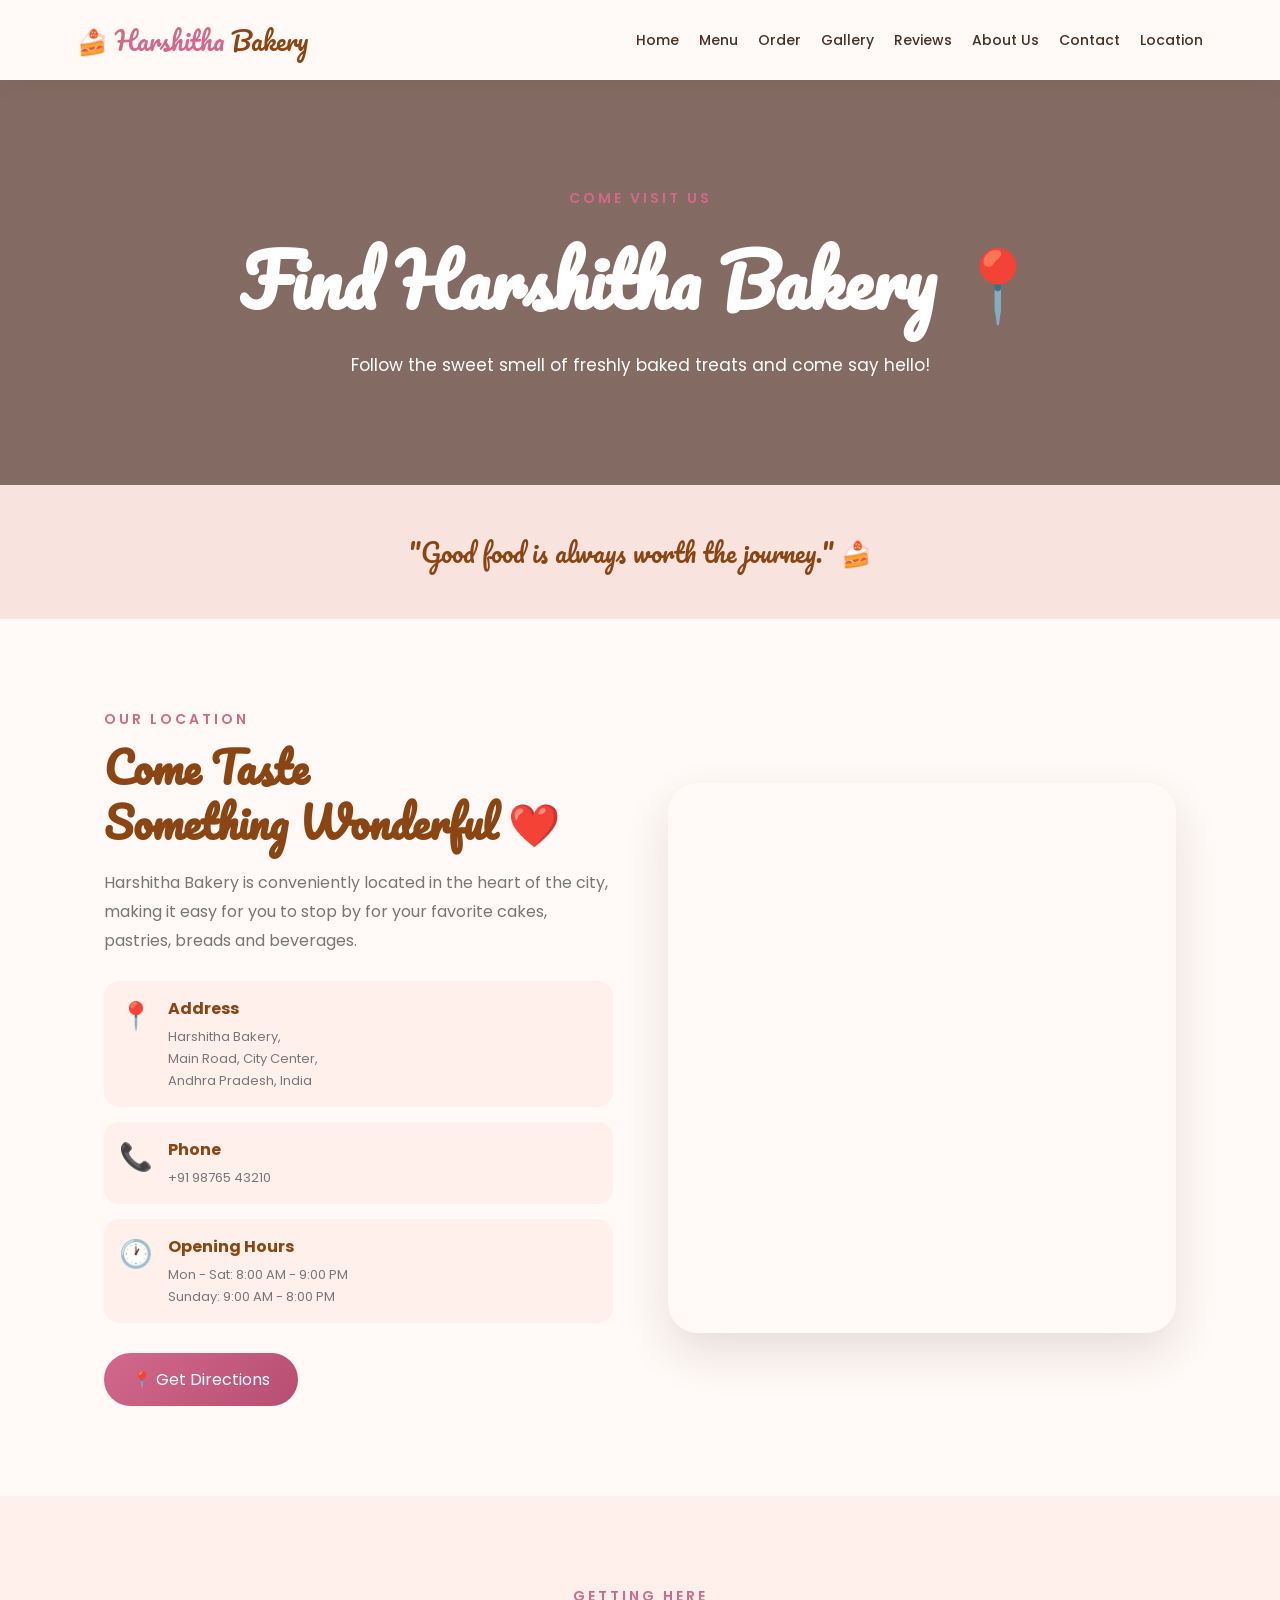
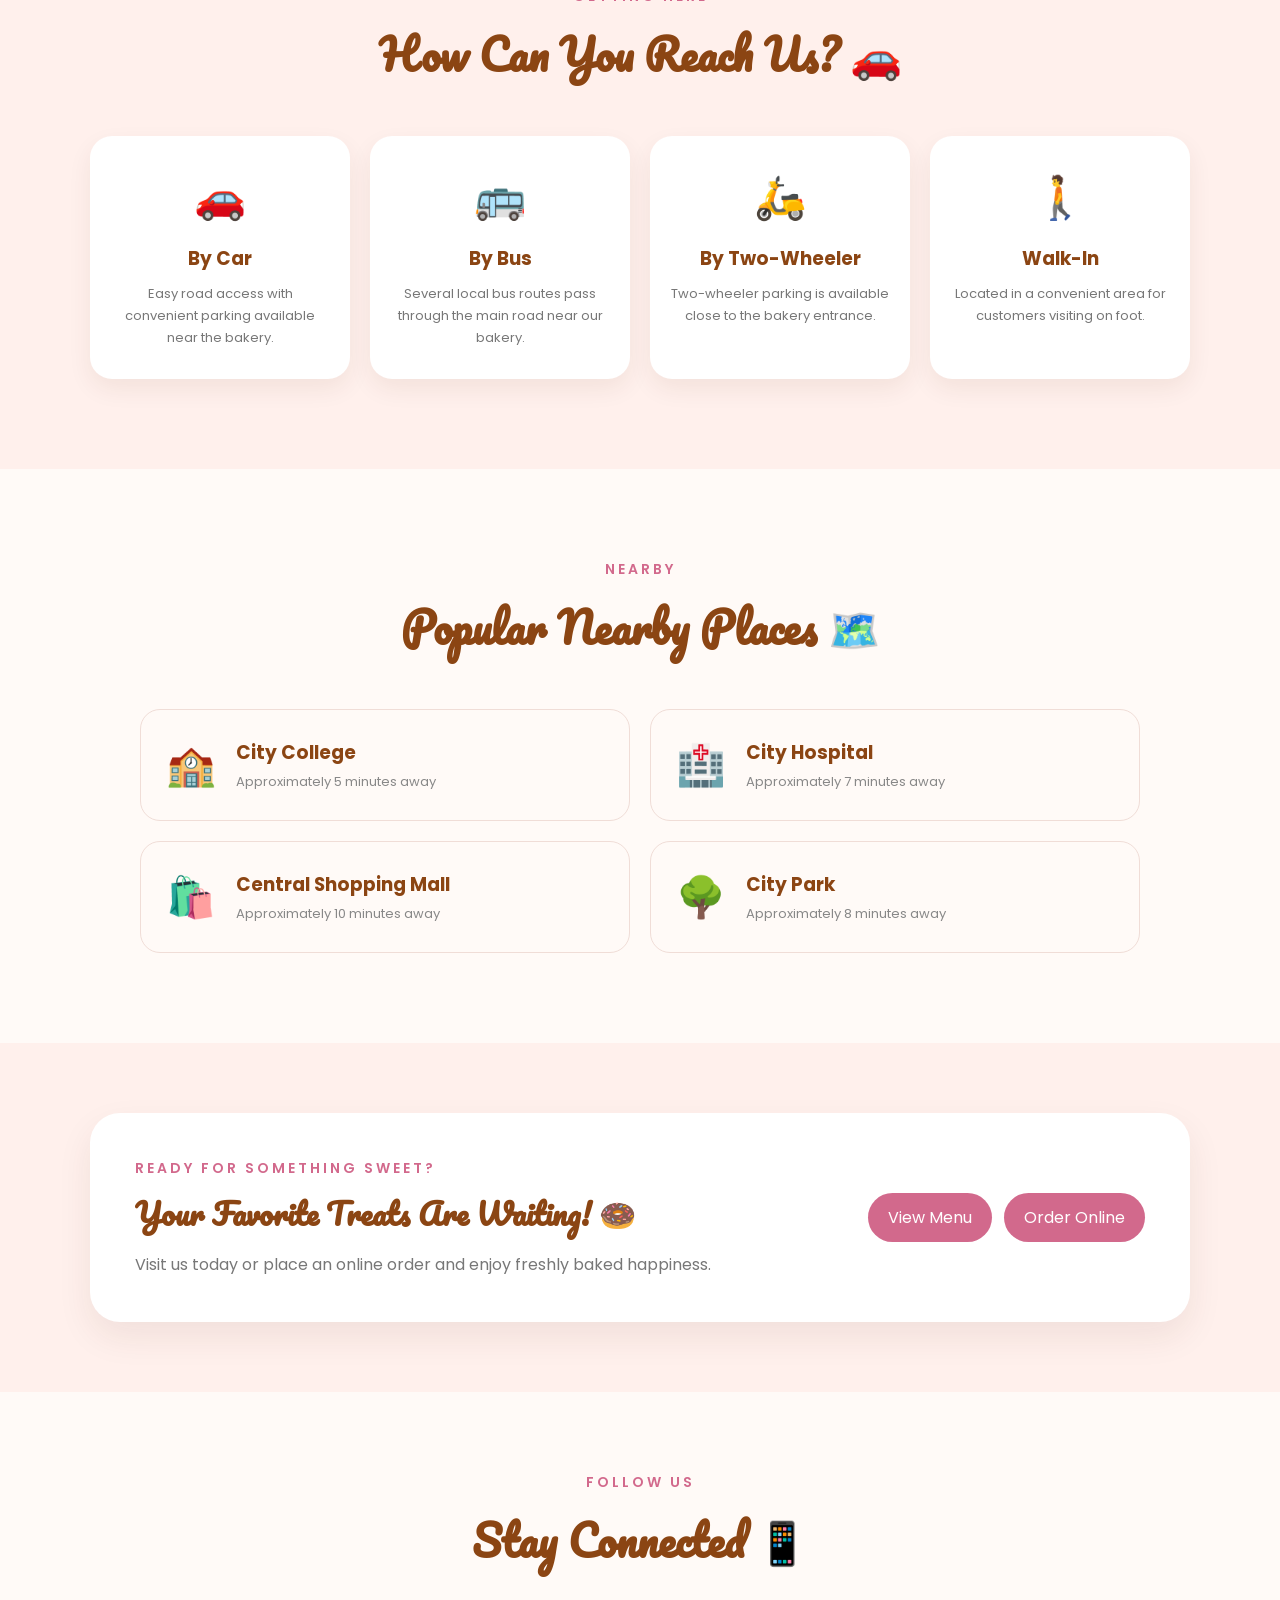
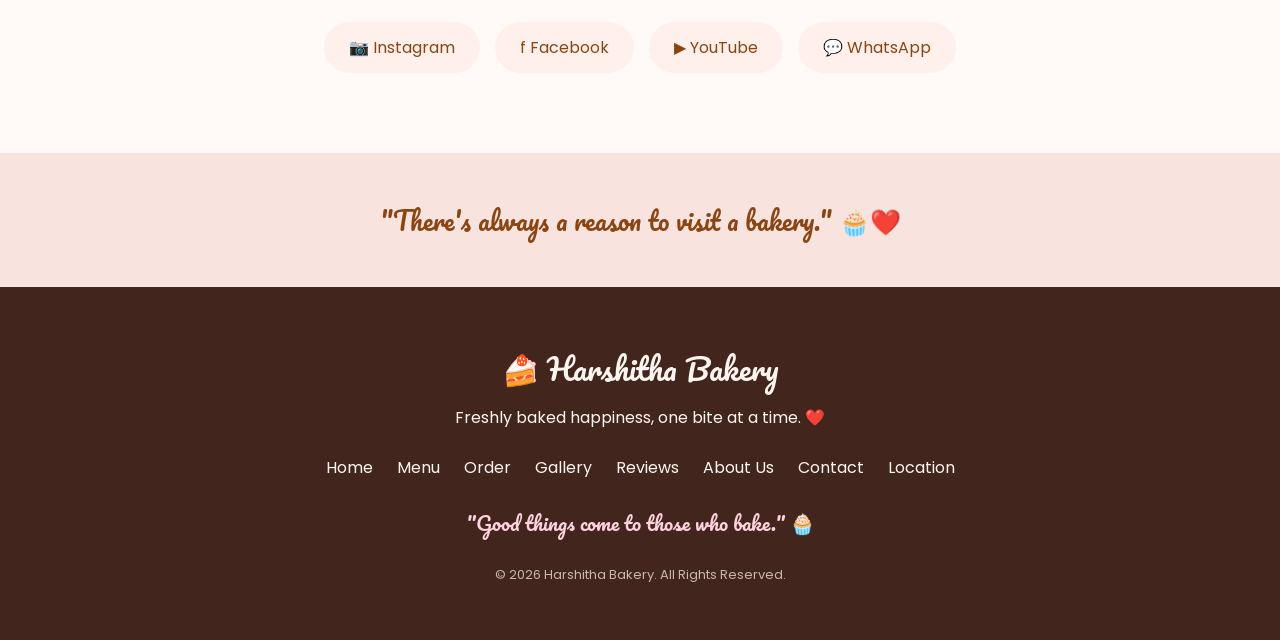
<file: location.html>
<!DOCTYPE html>
<html lang="en">
<head>
    <meta charset="UTF-8">
    <meta name="viewport" content="width=device-width, initial-scale=1.0">

    <title>Harshitha Bakery | Location</title>

    <link rel="preconnect" href="https://fonts.googleapis.com">
    <link rel="preconnect" href="https://fonts.gstatic.com" crossorigin>

    <link href="https://fonts.googleapis.com/css2?family=Pacifico&family=Poppins:wght@300;400;500;600;700&display=swap" rel="stylesheet">

    <link rel="stylesheet" href="style.css">
</head>

<body>

<!-- ================= NAVBAR ================= -->

<header class="navbar">

    <div class="logo">
        🍰 <span>Harshitha</span> Bakery
    </div>

    <nav>
        <a href="index.html">Home</a>
        <a href="menu.html">Menu</a>
        <a href="order.html">Order</a>
        <a href="gallery.html">Gallery</a>
        <a href="reviews.html">Reviews</a>
        <a href="about.html">About Us</a>
        <a href="contact.html">Contact</a>
        <a href="location.html" class="active">Location</a>
    </nav>

    <div class="menu-btn">☰</div>

</header>


<!-- ================= HERO ================= -->

<section class="page-hero">

    <div>

        <p class="small-title">COME VISIT US</p>

        <h1>Find Harshitha Bakery 📍</h1>

        <p>
            Follow the sweet smell of freshly baked treats
            and come say hello!
        </p>

    </div>

</section>


<!-- ================= ROTATING QUOTE ================= -->

<section class="quote-section">

    <p id="rotatingQuote">
        "Good food is always worth the journey." 🍰
    </p>

</section>


<!-- ================= LOCATION ================= -->

<section class="location-section">

    <div class="location-content">

        <p class="section-title">
            OUR LOCATION
        </p>

        <h2>
            Come Taste<br>
            Something Wonderful ❤️
        </h2>

        <p>
            Harshitha Bakery is conveniently located in
            the heart of the city, making it easy for you
            to stop by for your favorite cakes, pastries,
            breads and beverages.
        </p>


        <div class="location-details">

            <div class="location-detail">

                <span>📍</span>

                <div>
                    <strong>Address</strong>

                    <p>
                        Harshitha Bakery,<br>
                        Main Road, City Center,<br>
                        Andhra Pradesh, India
                    </p>
                </div>

            </div>


            <div class="location-detail">

                <span>📞</span>

                <div>

                    <strong>Phone</strong>

                    <p>
                        +91 98765 43210
                    </p>

                </div>

            </div>


            <div class="location-detail">

                <span>🕐</span>

                <div>

                    <strong>Opening Hours</strong>

                    <p>
                        Mon - Sat: 8:00 AM - 9:00 PM<br>
                        Sunday: 9:00 AM - 8:00 PM
                    </p>

                </div>

            </div>

        </div>


        <a
            href="https://www.google.com/maps/search/?api=1&query=Harshitha+Bakery+Andhra+Pradesh"
            target="_blank"
            class="directions-btn"
        >
            📍 Get Directions
        </a>

    </div>


    <!-- ================= MAP ================= -->

    <div class="map-container">

        <iframe
            src="https://www.google.com/maps?q=Andhra%20Pradesh%20India&output=embed"
            loading="lazy"
            allowfullscreen>
        </iframe>

    </div>

</section>


<!-- ================= HOW TO REACH ================= -->

<section class="reach-section">

    <p class="section-title">
        GETTING HERE
    </p>

    <h2>
        How Can You Reach Us? 🚗
    </h2>


    <div class="reach-grid">

        <div class="reach-card">

            <div class="reach-icon">
                🚗
            </div>

            <h3>By Car</h3>

            <p>
                Easy road access with convenient
                parking available near the bakery.
            </p>

        </div>


        <div class="reach-card">

            <div class="reach-icon">
                🚌
            </div>

            <h3>By Bus</h3>

            <p>
                Several local bus routes pass through
                the main road near our bakery.
            </p>

        </div>


        <div class="reach-card">

            <div class="reach-icon">
                🛵
            </div>

            <h3>By Two-Wheeler</h3>

            <p>
                Two-wheeler parking is available
                close to the bakery entrance.
            </p>

        </div>


        <div class="reach-card">

            <div class="reach-icon">
                🚶
            </div>

            <h3>Walk-In</h3>

            <p>
                Located in a convenient area for
                customers visiting on foot.
            </p>

        </div>

    </div>

</section>


<!-- ================= LANDMARKS ================= -->

<section class="landmark-section">

    <p class="section-title">
        NEARBY
    </p>

    <h2>
        Popular Nearby Places 🗺️
    </h2>


    <div class="landmark-grid">

        <div class="landmark-card">

            <span>🏫</span>

            <div>

                <h3>City College</h3>

                <p>
                    Approximately 5 minutes away
                </p>

            </div>

        </div>


        <div class="landmark-card">

            <span>🏥</span>

            <div>

                <h3>City Hospital</h3>

                <p>
                    Approximately 7 minutes away
                </p>

            </div>

        </div>


        <div class="landmark-card">

            <span>🛍️</span>

            <div>

                <h3>Central Shopping Mall</h3>

                <p>
                    Approximately 10 minutes away
                </p>

            </div>

        </div>


        <div class="landmark-card">

            <span>🌳</span>

            <div>

                <h3>City Park</h3>

                <p>
                    Approximately 8 minutes away
                </p>

            </div>

        </div>

    </div>

</section>


<!-- ================= VISIT CARD ================= -->

<section class="visit-section">

    <div class="visit-card">

        <div>

            <p class="section-title">
                READY FOR SOMETHING SWEET?
            </p>

            <h2>
                Your Favorite Treats Are Waiting! 🍩
            </h2>

            <p>
                Visit us today or place an online order
                and enjoy freshly baked happiness.
            </p>

        </div>

        <div class="visit-buttons">

            <a href="menu.html">
                View Menu
            </a>

            <a href="order.html">
                Order Online
            </a>

        </div>

    </div>

</section>


<!-- ================= SOCIAL ================= -->

<section class="location-social">

    <p class="section-title">
        FOLLOW US
    </p>

    <h2>
        Stay Connected 📱
    </h2>

    <div class="location-social-links">

        <a href="#">📷 Instagram</a>

        <a href="#">f Facebook</a>

        <a href="#">▶ YouTube</a>

        <a href="#">💬 WhatsApp</a>

    </div>

</section>


<!-- ================= FINAL QUOTE ================= -->

<section class="quote-section">

    <p>
        "There's always a reason to visit a bakery." 🧁❤️
    </p>

</section>


<!-- ================= FOOTER ================= -->

<footer>

    <div class="footer-logo">
        🍰 Harshitha Bakery
    </div>

    <p>
        Freshly baked happiness, one bite at a time. ❤️
    </p>

    <div class="footer-links">

        <a href="index.html">Home</a>
        <a href="menu.html">Menu</a>
        <a href="order.html">Order</a>
        <a href="gallery.html">Gallery</a>
        <a href="reviews.html">Reviews</a>
        <a href="about.html">About Us</a>
        <a href="contact.html">Contact</a>
        <a href="location.html">Location</a>

    </div>

    <div class="footer-quote">
        "Good things come to those who bake." 🧁
    </div>

    <p class="copyright">
        © 2026 Harshitha Bakery. All Rights Reserved.
    </p>

</footer>


<script src="script.js"></script>

</body>
</html>
</file>
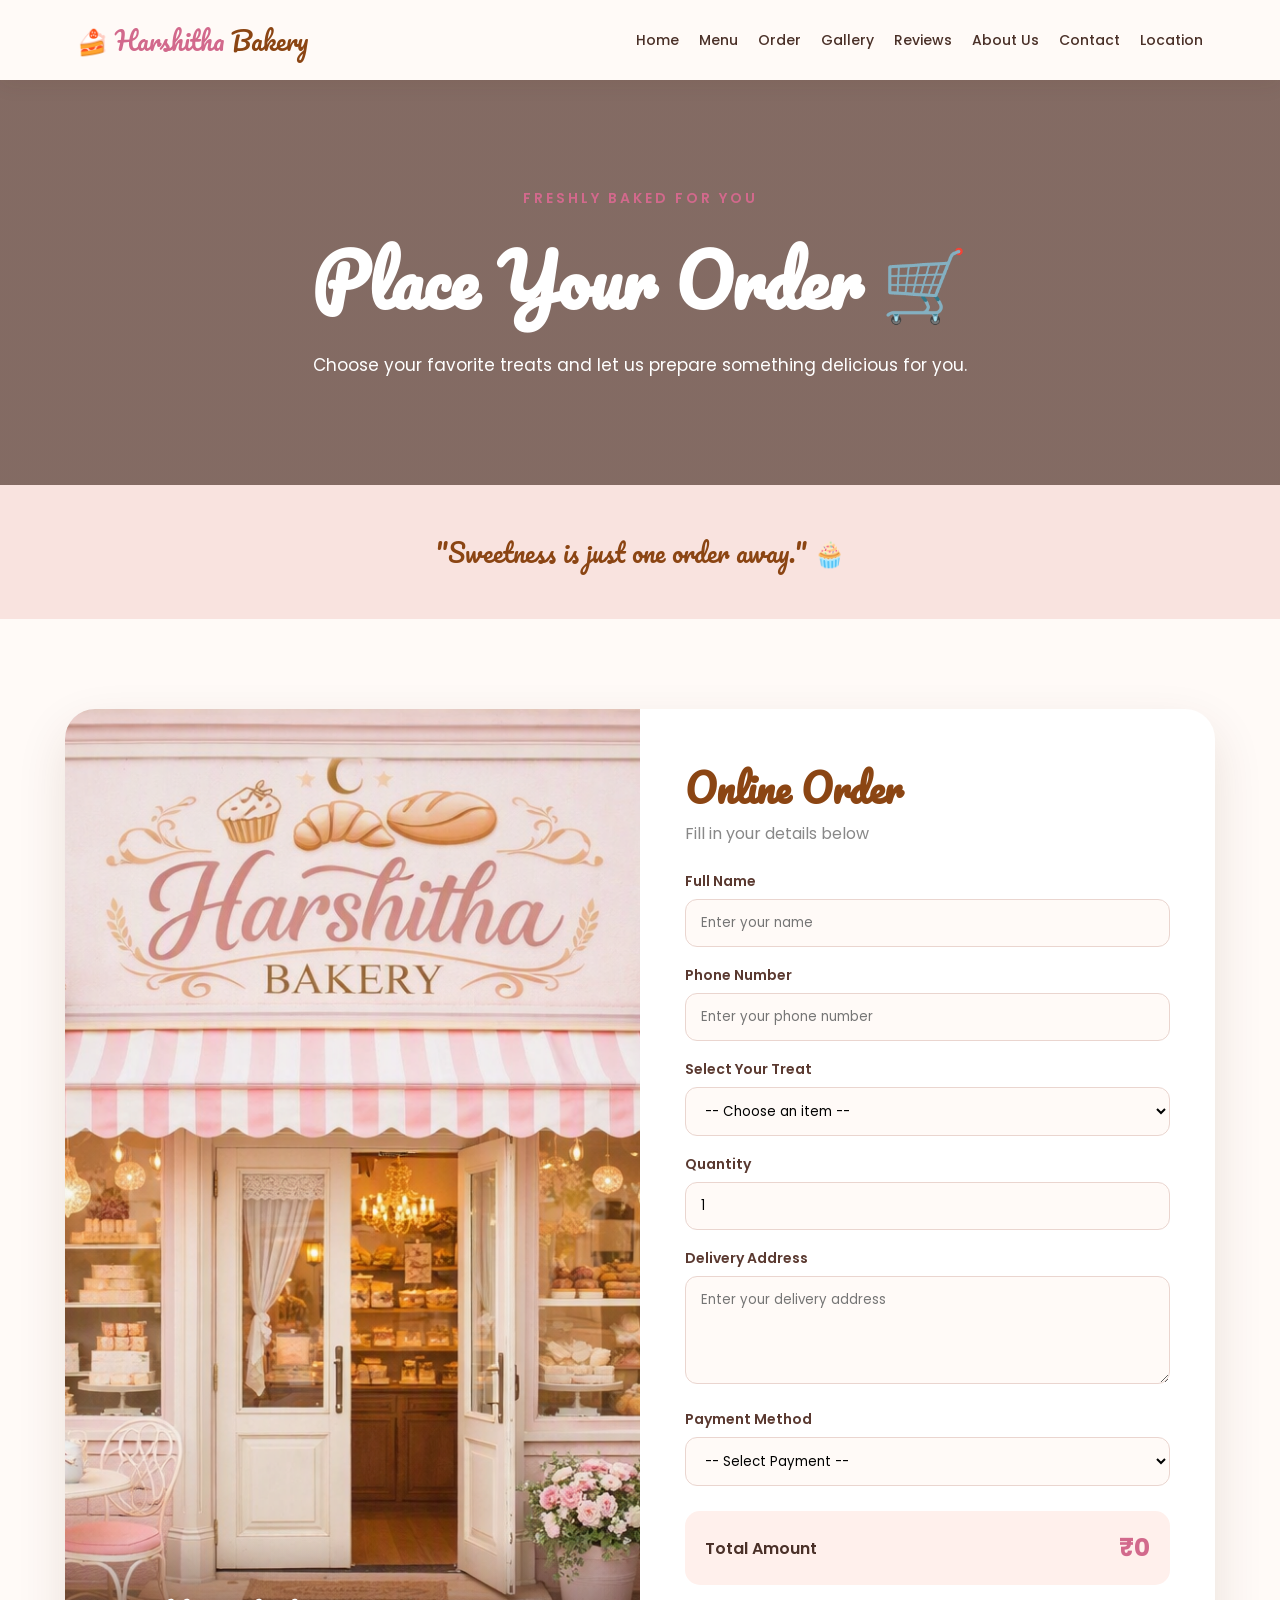
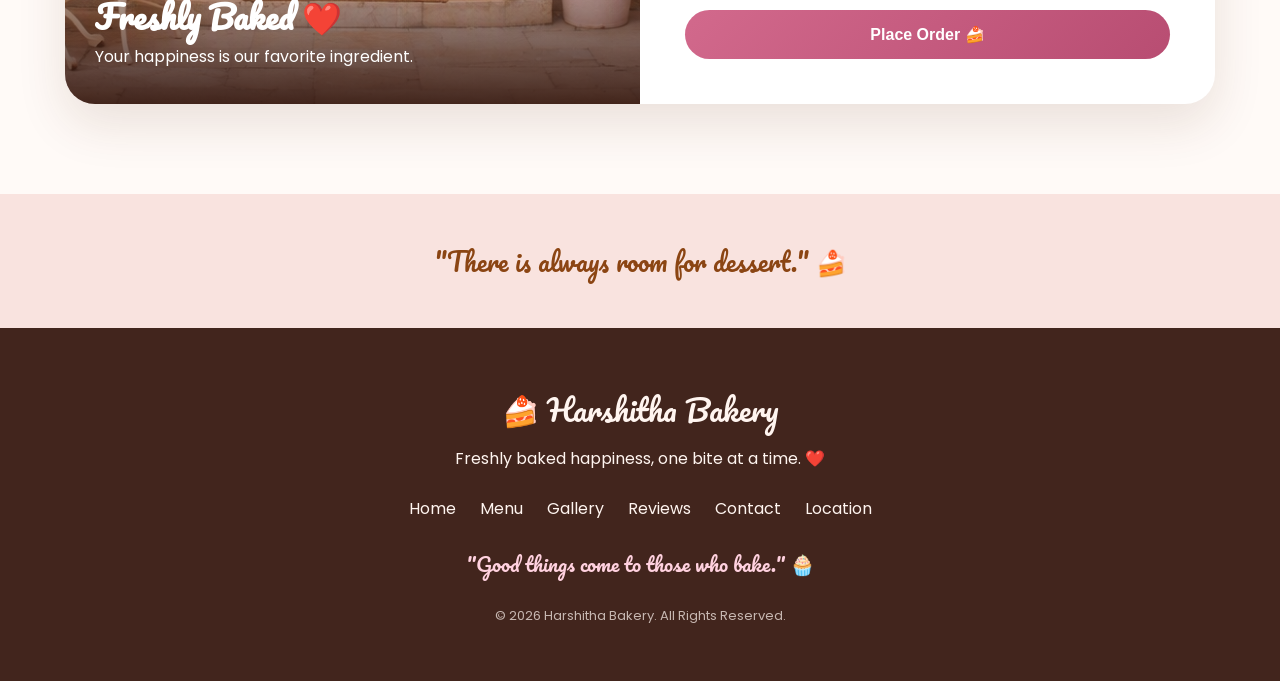
<file: order.html>
<!DOCTYPE html>
<html lang="en">
<head>
    <meta charset="UTF-8">
    <meta name="viewport" content="width=device-width, initial-scale=1.0">

    <title>Harshitha Bakery | Online Order</title>

    <link rel="preconnect" href="https://fonts.googleapis.com">
    <link rel="preconnect" href="https://fonts.gstatic.com" crossorigin>

    <link href="https://fonts.googleapis.com/css2?family=Pacifico&family=Poppins:wght@300;400;500;600;700&display=swap" rel="stylesheet">

    <link rel="stylesheet" href="style.css">
</head>

<body>

<!-- ================= NAVBAR ================= -->

<header class="navbar">

    <div class="logo">
        🍰 <span>Harshitha</span> Bakery
    </div>

    <nav>
        <a href="index.html">Home</a>
        <a href="menu.html">Menu</a>
        <a href="order.html">Order</a>
        <a href="gallery.html">Gallery</a>
        <a href="reviews.html">Reviews</a>
        <a href="about.html">About Us</a>
        <a href="contact.html">Contact</a>
        <a href="location.html">Location</a>
    </nav>

    <div class="menu-btn">☰</div>

</header>


<!-- ================= PAGE BANNER ================= -->

<section class="page-hero">

    <div>

        <p class="small-title">FRESHLY BAKED FOR YOU</p>

        <h1>Place Your Order 🛒</h1>

        <p>
            Choose your favorite treats and let us
            prepare something delicious for you.
        </p>

    </div>

</section>


<!-- ================= ROTATING QUOTE ================= -->

<section class="quote-section">

    <p id="rotatingQuote">
        "Sweetness is just one order away." 🧁
    </p>

</section>


<!-- ================= ORDER AREA ================= -->

<section class="order-section">

    <div class="order-container">

        <!-- LEFT SIDE -->

        <div class="order-image">

            <img
            src="bakery.jpg"
            alt="Fresh bakery">

            <div class="order-image-text">

                <h2>Freshly Baked ❤️</h2>

                <p>
                    Your happiness is our favorite ingredient.
                </p>

            </div>

        </div>


        <!-- RIGHT SIDE -->

        <div class="order-form-container">

            <h2>Online Order</h2>

            <p class="form-subtitle">
                Fill in your details below
            </p>


            <form id="orderForm">

                <!-- CUSTOMER NAME -->

                <div class="form-group">

                    <label for="customerName">
                        Full Name
                    </label>

                    <input
                        type="text"
                        id="customerName"
                        placeholder="Enter your name"
                        required
                    >

                </div>


                <!-- PHONE -->

                <div class="form-group">

                    <label for="phone">
                        Phone Number
                    </label>

                    <input
                        type="tel"
                        id="phone"
                        placeholder="Enter your phone number"
                        pattern="[0-9]{10}"
                        required
                    >

                </div>


                <!-- PRODUCT -->

                <div class="form-group">

                    <label for="product">
                        Select Your Treat
                    </label>

                    <select id="product" required>

                        <option value="">
                            -- Choose an item --
                        </option>

                        <optgroup label="Cakes">

                            <option value="Chocolate Truffle Cake" data-price="650">
                                Chocolate Truffle Cake - ₹650
                            </option>

                            <option value="Red Velvet Cake" data-price="700">
                                Red Velvet Cake - ₹700
                            </option>

                            <option value="Black Forest Cake" data-price="650">
                                Black Forest Cake - ₹650
                            </option>

                            <option value="Strawberry Cake" data-price="600">
                                Strawberry Cake - ₹600
                            </option>

                            <option value="Butterscotch Cake" data-price="620">
                                Butterscotch Cake - ₹620
                            </option>

                        </optgroup>


                        <optgroup label="Pastries">

                            <option value="Chocolate Pastry" data-price="90">
                                Chocolate Pastry - ₹90
                            </option>

                            <option value="Strawberry Pastry" data-price="100">
                                Strawberry Pastry - ₹100
                            </option>

                            <option value="Vanilla Pastry" data-price="80">
                                Vanilla Pastry - ₹80
                            </option>

                            <option value="Red Velvet Pastry" data-price="120">
                                Red Velvet Pastry - ₹120
                            </option>

                        </optgroup>


                        <optgroup label="Donuts">

                            <option value="Glazed Donut" data-price="60">
                                Glazed Donut - ₹60
                            </option>

                            <option value="Chocolate Donut" data-price="70">
                                Chocolate Donut - ₹70
                            </option>

                            <option value="Sprinkle Donut" data-price="75">
                                Sprinkle Donut - ₹75
                            </option>

                            <option value="Strawberry Donut" data-price="80">
                                Strawberry Donut - ₹80
                            </option>

                        </optgroup>


                        <optgroup label="Cookies">

                            <option value="Chocolate Chip Cookies" data-price="120">
                                Chocolate Chip Cookies - ₹120
                            </option>

                            <option value="Butter Cookies" data-price="100">
                                Butter Cookies - ₹100
                            </option>

                            <option value="Oatmeal Cookies" data-price="130">
                                Oatmeal Cookies - ₹130
                            </option>

                        </optgroup>


                        <optgroup label="Snacks">

                            <option value="Veg Puff" data-price="35">
                                Veg Puff - ₹35
                            </option>

                            <option value="Paneer Puff" data-price="50">
                                Paneer Puff - ₹50
                            </option>

                            <option value="Chicken Puff" data-price="70">
                                Chicken Puff - ₹70
                            </option>

                            <option value="Veg Sandwich" data-price="80">
                                Veg Sandwich - ₹80
                            </option>

                        </optgroup>


                        <optgroup label="Desserts">

                            <option value="Chocolate Brownie" data-price="100">
                                Chocolate Brownie - ₹100
                            </option>

                            <option value="Chocolate Sundae" data-price="150">
                                Chocolate Sundae - ₹150
                            </option>

                            <option value="Chocolate Mousse" data-price="130">
                                Chocolate Mousse - ₹130
                            </option>

                        </optgroup>


                        <optgroup label="Beverages">

                            <option value="Cappuccino" data-price="120">
                                Cappuccino - ₹120
                            </option>

                            <option value="Cold Coffee" data-price="130">
                                Cold Coffee - ₹130
                            </option>

                            <option value="Chocolate Milkshake" data-price="150">
                                Chocolate Milkshake - ₹150
                            </option>

                        </optgroup>

                    </select>

                </div>


                <!-- QUANTITY -->

                <div class="form-group">

                    <label for="quantity">
                        Quantity
                    </label>

                    <input
                        type="number"
                        id="quantity"
                        min="1"
                        max="20"
                        value="1"
                        required
                    >

                </div>


                <!-- DELIVERY -->

                <div class="form-group">

                    <label for="address">
                        Delivery Address
                    </label>

                    <textarea
                        id="address"
                        rows="4"
                        placeholder="Enter your delivery address"
                        required
                    ></textarea>

                </div>


                <!-- PAYMENT -->

                <div class="form-group">

                    <label for="payment">
                        Payment Method
                    </label>

                    <select id="payment" required>

                        <option value="">
                            -- Select Payment --
                        </option>

                        <option value="Cash on Delivery">
                            Cash on Delivery
                        </option>

                        <option value="UPI">
                            UPI
                        </option>

                        <option value="Card">
                            Credit / Debit Card
                        </option>

                    </select>

                </div>


                <!-- TOTAL -->

                <div class="total-box">

                    <span>Total Amount</span>

                    <strong id="totalAmount">
                        ₹0
                    </strong>

                </div>


                <!-- SUBMIT -->

                <button
                    type="submit"
                    class="order-submit"
                >
                    Place Order 🍰
                </button>

            </form>

        </div>

    </div>

</section>


<!-- ================= POPUP ================= -->

<div
    class="order-popup"
    id="orderPopup"
>

    <div class="popup-box">

        <div class="success-icon">
            ✓
        </div>

        <h2>Order Confirmed! 🎉</h2>

        <p id="popupMessage">
            Thank you for ordering from Harshitha Bakery.
        </p>

        <p class="popup-small">
            Your delicious treats are being prepared
            with love. ❤️
        </p>

        <button
            class="popup-close"
            id="popupClose"
        >
            Continue 🍰
        </button>

    </div>

</div>


<!-- ================= QUOTE ================= -->

<section class="quote-section">

    <p>
        "There is always room for dessert." 🍰
    </p>

</section>


<!-- ================= FOOTER ================= -->

<footer>

    <div class="footer-logo">
        🍰 Harshitha Bakery
    </div>

    <p>
        Freshly baked happiness, one bite at a time. ❤️
    </p>

    <div class="footer-links">

        <a href="index.html">Home</a>
        <a href="menu.html">Menu</a>
        <a href="gallery.html">Gallery</a>
        <a href="reviews.html">Reviews</a>
        <a href="contact.html">Contact</a>
        <a href="location.html">Location</a>

    </div>

    <div class="footer-quote">
        "Good things come to those who bake." 🧁
    </div>

    <p class="copyright">
        © 2026 Harshitha Bakery. All Rights Reserved.
    </p>

</footer>


<script src="script.js"></script>

</body>
</html>
</file>
<file: style.css>
/* =========================================
   HARSHITHA BAKERY - MAIN STYLESHEET
   ========================================= */

* {
    margin: 0;
    padding: 0;
    box-sizing: border-box;
}

html {
    scroll-behavior: smooth;
}

body {
    font-family: "Poppins", sans-serif;
    background: #fffaf7;
    color: #4a3028;
    overflow-x: hidden;
}

/* =========================================
   NAVBAR
   ========================================= */

.navbar {
    width: 100%;
    padding: 18px 6%;
    display: flex;
    align-items: center;
    justify-content: space-between;

    background: rgba(255, 250, 247, 0.95);
    backdrop-filter: blur(12px);

    position: sticky;
    top: 0;
    z-index: 1000;

    box-shadow: 0 4px 20px rgba(80, 40, 20, 0.08);
}

.logo {
    font-family: "Pacifico", cursive;
    font-size: 25px;
    color: #8b4513;
    white-space: nowrap;
}

.logo span {
    color: #d2698c;
}

.navbar nav {
    display: flex;
    gap: 20px;
}

.navbar nav a {
    text-decoration: none;
    color: #4a3028;
    font-size: 14px;
    font-weight: 500;

    position: relative;
    transition: 0.3s;
}

.navbar nav a::after {
    content: "";
    position: absolute;
    width: 0;
    height: 2px;
    background: #d2698c;
    left: 0;
    bottom: -6px;
    transition: 0.3s;
}

.navbar nav a:hover {
    color: #d2698c;
}

.navbar nav a:hover::after {
    width: 100%;
}

.menu-btn {
    display: none;
    font-size: 28px;
    cursor: pointer;
}

/* =========================================
   HERO / BANNER
   ========================================= */

.hero {
    min-height: 90vh;

    display: flex;
    align-items: center;
    justify-content: center;

    text-align: center;

    background:
        linear-gradient(
            rgba(60, 25, 15, 0.45),
            rgba(60, 25, 15, 0.55)
        ),
        url("https://images.unsplash.com/photo-1519869325930-281384150729?auto=format&fit=crop&w=1800&q=85");

    background-size: cover;
    background-position: center;

    position: relative;
}

.hero::before {
    content: "🍰";
    position: absolute;
    font-size: 70px;
    top: 12%;
    left: 10%;
    animation: floating 4s infinite ease-in-out;
}

.hero::after {
    content: "🧁";
    position: absolute;
    font-size: 60px;
    bottom: 15%;
    right: 10%;
    animation: floating 5s infinite ease-in-out;
}

.hero-content {
    color: white;
    max-width: 800px;
    padding: 30px;

    animation: fadeUp 1.2s ease;
}

.small-title,
.section-title {
    color: #d2698c;
    font-weight: 600;
    letter-spacing: 3px;
    font-size: 14px;
}

.hero .small-title {
    color: #ffd9e4;
}

.hero h1 {
    font-family: "Pacifico", cursive;
    font-size: clamp(55px, 9vw, 100px);
    line-height: 1.1;
    margin: 15px 0;
}

.hero h1 span {
    color: #ffd1df;
}

.hero p {
    font-size: 18px;
    max-width: 650px;
    margin: auto;
    line-height: 1.8;
}

/* =========================================
   BUTTONS
   ========================================= */

.hero-buttons {
    margin-top: 30px;
    display: flex;
    justify-content: center;
    gap: 15px;
    flex-wrap: wrap;
}

.btn,
.small-btn {
    display: inline-block;
    text-decoration: none;
    border: none;
    cursor: pointer;

    background: linear-gradient(
        135deg,
        #d2698c,
        #b84d72
    );

    color: white;

    padding: 13px 28px;
    border-radius: 30px;

    font-weight: 600;

    box-shadow: 0 8px 20px rgba(210, 105, 140, 0.3);

    transition: 0.3s;
}

.btn:hover,
.small-btn:hover {
    transform: translateY(-5px) scale(1.03);
    box-shadow: 0 12px 25px rgba(210, 105, 140, 0.4);
}

.second-btn {
    background: rgba(255, 255, 255, 0.15);
    border: 1px solid white;
    backdrop-filter: blur(5px);
}

/* =========================================
   QUOTE
   ========================================= */

.quote-section {
    padding: 45px 20px;
    text-align: center;
    background: #f9e3df;
}

.quote-section p {
    font-family: "Pacifico", cursive;
    font-size: 25px;
    color: #8b4513;

    animation: quoteFade 1s ease;
}

/* =========================================
   ABOUT PREVIEW
   ========================================= */

.about-preview {
    max-width: 1200px;
    margin: auto;
    padding: 100px 6%;

    display: grid;
    grid-template-columns: 1fr 1fr;
    gap: 70px;
    align-items: center;
}

.about-image {
    overflow: hidden;
    border-radius: 25px;
    box-shadow: 0 20px 40px rgba(80, 40, 20, 0.15);
}

.about-image img {
    width: 100%;
    display: block;

    transition: 0.6s;
}

.about-image:hover img {
    transform: scale(1.08);
}

.about-text h2,
.special h2,
.why-us h2,
.social h2 {
    font-family: "Pacifico", cursive;
    font-size: 42px;
    color: #8b4513;
    margin: 10px 0 20px;
}

.about-text p {
    line-height: 1.8;
    margin-bottom: 18px;
}

/* =========================================
   SPECIAL PRODUCTS
   ========================================= */

.special {
    padding: 90px 6%;
    text-align: center;
    background: #fff0ec;
}

.special-container {
    max-width: 1200px;
    margin: 45px auto 0;

    display: grid;
    grid-template-columns: repeat(3, 1fr);
    gap: 30px;
}

.special-card {
    background: rgba(255, 255, 255, 0.75);

    border-radius: 25px;
    overflow: hidden;

    box-shadow: 0 15px 35px rgba(80, 40, 20, 0.1);

    transition: 0.4s;

    animation: fadeUp 1s ease;
}

.special-card:hover {
    transform: translateY(-12px);
    box-shadow: 0 20px 45px rgba(80, 40, 20, 0.18);
}

.special-card img {
    width: 100%;
    height: 240px;
    object-fit: cover;

    transition: 0.5s;
}

.special-card:hover img {
    transform: scale(1.08);
}

.card-content {
    padding: 25px;
}

.card-content h3 {
    color: #8b4513;
    margin-bottom: 10px;
    font-size: 21px;
}

.card-content p {
    font-size: 14px;
    margin-bottom: 20px;
}

/* =========================================
   WHY US
   ========================================= */

.why-us {
    padding: 100px 6%;
    text-align: center;
}

.features {
    max-width: 1200px;
    margin: 45px auto 0;

    display: grid;
    grid-template-columns: repeat(4, 1fr);
    gap: 25px;
}

.feature {
    padding: 35px 20px;

    background: white;

    border-radius: 20px;

    box-shadow: 0 10px 30px rgba(80, 40, 20, 0.08);

    transition: 0.4s;
}

.feature:hover {
    transform: translateY(-10px);
}

.feature span {
    font-size: 45px;
    display: block;
    margin-bottom: 15px;

    animation: floating 3s infinite ease-in-out;
}

.feature h3 {
    color: #8b4513;
    margin-bottom: 10px;
}

.feature p {
    font-size: 14px;
    line-height: 1.6;
}

/* =========================================
   SOCIAL MEDIA
   ========================================= */

.social {
    padding: 80px 6%;
    text-align: center;
    background: #f9e3df;
}

.social-links {
    margin-top: 30px;

    display: flex;
    justify-content: center;
    gap: 15px;
    flex-wrap: wrap;
}

.social-links a {
    text-decoration: none;
    color: #8b4513;

    background: white;

    padding: 13px 25px;
    border-radius: 30px;

    box-shadow: 0 8px 20px rgba(80, 40, 20, 0.1);

    transition: 0.3s;
}

.social-links a:hover {
    transform: translateY(-5px);
    background: #d2698c;
    color: white;
}

/* =========================================
   FOOTER
   ========================================= */

footer {
    background: #42251d;
    color: #fff5f0;

    text-align: center;
    padding: 55px 20px;
}

.footer-logo {
    font-family: "Pacifico", cursive;
    font-size: 30px;
    margin-bottom: 10px;
}

.footer-links {
    margin: 25px 0;
}

.footer-links a {
    color: #fff5f0;
    text-decoration: none;
    margin: 0 10px;
    transition: 0.3s;
}

.footer-links a:hover {
    color: #ffd1df;
}

.footer-quote {
    font-family: "Pacifico", cursive;
    color: #ffd1df;
    font-size: 20px;
    margin: 25px 0;
}

.copyright {
    font-size: 13px;
    opacity: 0.7;
}

/* =========================================
   ANIMATIONS
   ========================================= */

@keyframes fadeUp {

    from {
        opacity: 0;
        transform: translateY(40px);
    }

    to {
        opacity: 1;
        transform: translateY(0);
    }
}

@keyframes floating {

    0%,
    100% {
        transform: translateY(0);
    }

    50% {
        transform: translateY(-15px);
    }
}

@keyframes quoteFade {

    from {
        opacity: 0;
        transform: scale(0.9);
    }

    to {
        opacity: 1;
        transform: scale(1);
    }
}

/* =========================================
   RESPONSIVE DESIGN
   ========================================= */

@media (max-width: 1100px) {

    .navbar nav {
        gap: 12px;
    }

    .navbar nav a {
        font-size: 12px;
    }

    .features {
        grid-template-columns: repeat(2, 1fr);
    }
}

@media (max-width: 850px) {

    .navbar {
        padding: 15px 5%;
    }

    .menu-btn {
        display: block;
    }

    .navbar nav {
        position: absolute;

        top: 100%;
        left: 0;

        width: 100%;

        background: #fffaf7;

        display: none;
        flex-direction: column;

        padding: 25px;

        text-align: center;

        box-shadow: 0 10px 20px rgba(0, 0, 0, 0.08);
    }

    .navbar nav.active {
        display: flex;
    }

    .about-preview {
        grid-template-columns: 1fr;
        gap: 40px;
    }

    .special-container {
        grid-template-columns: 1fr 1fr;
    }
}

@media (max-width: 600px) {

    .logo {
        font-size: 20px;
    }

    .hero {
        min-height: 80vh;
    }

    .hero h1 {
        font-size: 55px;
    }

    .hero p {
        font-size: 15px;
    }

    .about-text h2,
    .special h2,
    .why-us h2,
    .social h2 {
        font-size: 32px;
    }

    .special-container,
    .features {
        grid-template-columns: 1fr;
    }

    .about-preview {
        padding: 70px 6%;
    }

    .special,
    .why-us {
        padding: 70px 6%;
    }

    .quote-section p {
        font-size: 19px;
    }

    .hero-buttons {
        flex-direction: column;
        align-items: center;
    }
}
/* =========================================
   INNER PAGE HERO
   ========================================= */

.page-hero {
    min-height: 45vh;

    display: flex;
    align-items: center;
    justify-content: center;

    text-align: center;
    color: white;

    padding: 60px 20px;

    background:
        linear-gradient(
            rgba(65, 30, 20, 0.65),
            rgba(65, 30, 20, 0.65)
        ),
        url("https://images.unsplash.com/photo-1558961363-fa8fdf82db35?auto=format&fit=crop&w=1800&q=85");

    background-size: cover;
    background-position: center;

    animation: fadeUp 1s ease;
}

.page-hero h1 {
    font-family: "Pacifico", cursive;
    font-size: clamp(40px, 6vw, 70px);
    margin: 10px 0;
}

.page-hero p:last-child {
    font-size: 17px;
}

/* =========================================
   MENU SECTION
   ========================================= */

.menu-section {
    padding: 90px 5%;
    text-align: center;
}

.menu-section > h2 {
    font-family: "Pacifico", cursive;
    font-size: 42px;
    color: #8b4513;
    margin: 10px 0 50px;
}

.menu-category {
    max-width: 1250px;
    margin: 0 auto 75px;
}

.menu-category h3 {
    font-family: "Pacifico", cursive;
    color: #8b4513;
    font-size: 32px;
    margin-bottom: 30px;
}

/* =========================================
   MENU GRID
   ========================================= */

.menu-grid {
    display: grid;
    grid-template-columns: repeat(4, 1fr);
    gap: 25px;
}

.menu-card {
    background: white;
    border-radius: 20px;
    overflow: hidden;

    box-shadow:
        0 10px 30px rgba(80, 40, 20, 0.09);

    padding-bottom: 20px;

    transition: 0.4s;

    animation: fadeUp 0.8s ease;
}

.menu-card:hover {
    transform: translateY(-10px) scale(1.02);

    box-shadow:
        0 18px 40px rgba(80, 40, 20, 0.18);
}

.menu-card img {
    width: 100%;
    height: 190px;

    object-fit: cover;

    transition: 0.5s;
}

.menu-card:hover img {
    transform: scale(1.08);
}

.menu-card h4 {
    color: #8b4513;
    font-size: 17px;
    padding: 18px 12px 5px;
}

.menu-card p {
    font-size: 13px;
    line-height: 1.5;
    padding: 0 15px;
    min-height: 40px;
}

.menu-card strong {
    display: block;

    color: #d2698c;

    font-size: 20px;

    margin: 12px 0;
}

.menu-card .small-btn {
    font-size: 12px;
    padding: 9px 18px;
}

/* =========================================
   MENU RESPONSIVE
   ========================================= */

@media (max-width: 1050px) {

    .menu-grid {
        grid-template-columns: repeat(3, 1fr);
    }
}

@media (max-width: 800px) {

    .menu-grid {
        grid-template-columns: repeat(2, 1fr);
    }
}

@media (max-width: 550px) {

    .menu-grid {
        grid-template-columns: 1fr;
    }

    .menu-section {
        padding: 60px 5%;
    }

    .menu-section > h2 {
        font-size: 32px;
    }

    .menu-category h3 {
        font-size: 27px;
    }
}
/* =========================================
   ORDER PAGE
   ========================================= */

.order-section {
    padding: 90px 5%;
}

.order-container {
    max-width: 1150px;
    margin: auto;

    display: grid;
    grid-template-columns: 1fr 1fr;

    background: white;

    border-radius: 30px;
    overflow: hidden;

    box-shadow:
        0 20px 50px rgba(80, 40, 20, 0.12);

    animation: fadeUp 1s ease;
}

/* IMAGE */

.order-image {
    position: relative;
    min-height: 650px;
    overflow: hidden;
}

.order-image img {
    width: 100%;
    height: 100%;
    object-fit: cover;

    transition: 0.6s;
}

.order-image:hover img {
    transform: scale(1.07);
}

.order-image-text {
    position: absolute;

    bottom: 0;
    left: 0;
    right: 0;

    padding: 50px 30px 35px;

    color: white;

    background:
        linear-gradient(
            transparent,
            rgba(50, 20, 10, 0.9)
        );
}

.order-image-text h2 {
    font-family: "Pacifico", cursive;
    font-size: 32px;
}

/* FORM */

.order-form-container {
    padding: 45px;
}

.order-form-container h2 {
    font-family: "Pacifico", cursive;
    font-size: 38px;
    color: #8b4513;
}

.form-subtitle {
    color: #888;
    margin-bottom: 25px;
}

.form-group {
    margin-bottom: 18px;
}

.form-group label {
    display: block;

    font-weight: 600;
    font-size: 14px;

    margin-bottom: 7px;

    color: #5a3930;
}

.form-group input,
.form-group select,
.form-group textarea {
    width: 100%;

    padding: 13px 15px;

    border: 1px solid #ead5cf;

    border-radius: 12px;

    outline: none;

    font-family: "Poppins", sans-serif;

    background: #fffaf7;

    transition: 0.3s;
}

.form-group textarea {
    resize: vertical;
}

.form-group input:focus,
.form-group select:focus,
.form-group textarea:focus {
    border-color: #d2698c;

    box-shadow:
        0 0 0 3px rgba(210, 105, 140, 0.12);
}

/* TOTAL */

.total-box {
    display: flex;
    justify-content: space-between;
    align-items: center;

    padding: 18px 20px;

    background: #fff0ec;

    border-radius: 15px;

    margin: 25px 0;
}

.total-box span {
    font-weight: 600;
}

.total-box strong {
    font-size: 25px;
    color: #d2698c;
}

/* SUBMIT */

.order-submit {
    width: 100%;

    border: none;

    padding: 15px;

    border-radius: 30px;

    background:
        linear-gradient(
            135deg,
            #d2698c,
            #b84d72
        );

    color: white;

    font-size: 16px;
    font-weight: 600;

    cursor: pointer;

    transition: 0.3s;
}

.order-submit:hover {
    transform: translateY(-4px);

    box-shadow:
        0 12px 25px rgba(210, 105, 140, 0.35);
}

/* =========================================
   ORDER POPUP
   ========================================= */

.order-popup {
    position: fixed;

    inset: 0;

    background: rgba(45, 20, 15, 0.65);

    display: flex;
    align-items: center;
    justify-content: center;

    padding: 20px;

    z-index: 9999;

    opacity: 0;
    visibility: hidden;

    transition: 0.4s;
}

.order-popup.show {
    opacity: 1;
    visibility: visible;
}

.popup-box {
    max-width: 480px;
    width: 100%;

    background: #fffaf7;

    padding: 45px 30px;

    text-align: center;

    border-radius: 30px;

    box-shadow:
        0 25px 60px rgba(0, 0, 0, 0.25);

    transform: scale(0.7);

    transition: 0.4s;
}

.order-popup.show .popup-box {
    transform: scale(1);
}

.success-icon {
    width: 80px;
    height: 80px;

    margin: auto;

    display: flex;
    align-items: center;
    justify-content: center;

    border-radius: 50%;

    background: #d2698c;
    color: white;

    font-size: 45px;

    animation: floating 2s infinite;
}

.popup-box h2 {
    font-family: "Pacifico", cursive;

    color: #8b4513;

    font-size: 32px;

    margin: 20px 0 10px;
}

.popup-box p {
    line-height: 1.7;
}

.popup-small {
    font-size: 13px;
    color: #777;
    margin-top: 10px;
}

.popup-close {
    margin-top: 25px;

    border: none;

    padding: 12px 28px;

    border-radius: 30px;

    background: #d2698c;

    color: white;

    font-weight: 600;

    cursor: pointer;

    transition: 0.3s;
}

.popup-close:hover {
    transform: scale(1.05);
}

/* =========================================
   ORDER RESPONSIVE
   ========================================= */

@media (max-width: 800px) {

    .order-container {
        grid-template-columns: 1fr;
    }

    .order-image {
        min-height: 400px;
    }

    .order-form-container {
        padding: 30px 20px;
    }
}

@media (max-width: 500px) {

    .order-image {
        min-height: 300px;
    }

    .order-form-container h2 {
        font-size: 30px;
    }

    .popup-box {
        padding: 35px 20px;
    }
}
/* =========================================
   GALLERY PAGE
   ========================================= */

.gallery-section {
    padding: 90px 5%;
    text-align: center;
}

.gallery-section h2 {
    font-family: "Pacifico", cursive;
    color: #8b4513;
    font-size: 42px;
    margin: 10px 0 45px;
}

/* GALLERY GRID */

.gallery-grid {
    max-width: 1250px;
    margin: auto;

    display: grid;

    grid-template-columns:
        repeat(4, 1fr);

    gap: 20px;
}

/* GALLERY ITEM */

.gallery-item {
    position: relative;

    height: 280px;

    overflow: hidden;

    border-radius: 20px;

    box-shadow:
        0 10px 25px rgba(80, 40, 20, 0.12);

    cursor: pointer;

    animation: galleryAppear 0.8s ease;
}

/* IMAGE */

.gallery-item img {
    width: 100%;
    height: 100%;

    object-fit: cover;

    transition:
        transform 0.7s ease;
}

/* ZOOM */

.gallery-item:hover img {
    transform: scale(1.12);
}

/* OVERLAY */

.gallery-overlay {
    position: absolute;

    left: 0;
    right: 0;
    bottom: 0;

    padding: 45px 20px 20px;

    color: white;

    background:
        linear-gradient(
            transparent,
            rgba(50, 20, 10, 0.9)
        );

    transform: translateY(20px);

    opacity: 0;

    transition: 0.4s;
}

.gallery-item:hover .gallery-overlay {
    transform: translateY(0);
    opacity: 1;
}

.gallery-overlay h3 {
    font-size: 19px;
    margin-bottom: 4px;
}

.gallery-overlay p {
    font-size: 13px;
    opacity: 0.9;
}

/* =========================================
   GALLERY ANIMATION
   ========================================= */

@keyframes galleryAppear {

    from {
        opacity: 0;
        transform: scale(0.9);
    }

    to {
        opacity: 1;
        transform: scale(1);
    }
}

/* =========================================
   GALLERY RESPONSIVE
   ========================================= */

@media (max-width: 1000px) {

    .gallery-grid {
        grid-template-columns: repeat(3, 1fr);
    }
}

@media (max-width: 750px) {

    .gallery-grid {
        grid-template-columns: repeat(2, 1fr);
    }

    .gallery-item {
        height: 240px;
    }
}

@media (max-width: 500px) {

    .gallery-grid {
        grid-template-columns: 1fr;
    }

    .gallery-item {
        height: 280px;
    }

    .gallery-section h2 {
        font-size: 32px;
    }
}
/* =========================================
   REVIEWS PAGE
   ========================================= */

.review-summary {
    max-width: 1200px;
    margin: 70px auto;

    padding: 35px;

    display: grid;
    grid-template-columns: 1.3fr 1fr 1fr 1fr;
    gap: 20px;

    background: white;

    border-radius: 25px;

    box-shadow: 0 15px 40px rgba(80, 40, 20, 0.1);

    text-align: center;
}

.rating-number {
    display: flex;
    flex-direction: column;
    justify-content: center;
}

.rating-number strong {
    font-size: 55px;
    color: #8b4513;
}

.big-stars,
.stars {
    color: #f3a400;
    letter-spacing: 3px;
}

.review-stat {
    padding: 20px;
    border-left: 1px solid #eee0dc;
}

.review-stat span {
    font-size: 35px;
}

.review-stat strong {
    display: block;
    color: #8b4513;
    margin: 8px 0;
}

.review-stat p,
.rating-number p {
    font-size: 13px;
    color: #777;
}

/* =========================================
   REVIEWS
   ========================================= */

.reviews-section {
    padding: 80px 5%;
    text-align: center;
    background: #fff0ec;
}

.reviews-section h2,
.write-review h2 {
    font-family: "Pacifico", cursive;
    font-size: 42px;
    color: #8b4513;
    margin: 10px 0 45px;
}

.reviews-grid {
    max-width: 1200px;
    margin: auto;

    display: grid;
    grid-template-columns: repeat(3, 1fr);
    gap: 25px;
}

.review-card {
    background: white;

    padding: 28px;

    border-radius: 22px;

    text-align: left;

    box-shadow: 0 12px 30px rgba(80, 40, 20, 0.08);

    transition: 0.4s;

    animation: fadeUp 0.8s ease;
}

.review-card:hover {
    transform: translateY(-10px);
    box-shadow: 0 18px 40px rgba(80, 40, 20, 0.15);
}

/* REVIEWER */

.reviewer {
    display: flex;
    align-items: center;
    gap: 15px;
    margin-bottom: 15px;
}

.reviewer img {
    width: 65px;
    height: 65px;

    border-radius: 50%;

    object-fit: cover;

    border: 3px solid #f2c6d1;

    transition: 0.5s;
}

/* ⭐ ZOOM WHEN CURSOR MOVES OVER REVIEWER */

.reviewer:hover img {
    transform: scale(1.25);
    box-shadow: 0 8px 20px rgba(80, 40, 20, 0.2);
}

.reviewer h3 {
    color: #8b4513;
    font-size: 16px;
}

.reviewer p {
    color: #999;
    font-size: 12px;
}

.review-text {
    margin-top: 15px;

    color: #66504a;

    font-size: 14px;

    line-height: 1.8;
}

/* =========================================
   WRITE REVIEW
   ========================================= */

.write-review {
    max-width: 700px;

    margin: auto;

    padding: 90px 20px;

    text-align: center;
}

.write-review form {
    margin-top: 30px;

    display: flex;
    flex-direction: column;

    gap: 15px;
}

.write-review input,
.write-review select,
.write-review textarea {
    width: 100%;

    padding: 14px;

    border: 1px solid #ead5cf;

    border-radius: 12px;

    background: #fffaf7;

    font-family: "Poppins", sans-serif;

    outline: none;

    transition: 0.3s;
}

.write-review input:focus,
.write-review select:focus,
.write-review textarea:focus {
    border-color: #d2698c;

    box-shadow:
        0 0 0 3px rgba(210, 105, 140, 0.12);
}

.write-review textarea {
    resize: vertical;
}

/* =========================================
   REVIEW RESPONSIVE
   ========================================= */

@media (max-width: 950px) {

    .review-summary {
        grid-template-columns: repeat(2, 1fr);
        margin: 50px 5%;
    }

    .reviews-grid {
        grid-template-columns: repeat(2, 1fr);
    }

}

@media (max-width: 600px) {

    .review-summary {
        grid-template-columns: 1fr;
    }

    .review-stat {
        border-left: none;
        border-top: 1px solid #eee0dc;
    }

    .reviews-grid {
        grid-template-columns: 1fr;
    }

    .reviews-section h2,
    .write-review h2 {
        font-size: 32px;
    }

}
/* =========================================
   ABOUT PAGE
   ========================================= */

.about-story {
    max-width: 1200px;
    margin: 90px auto;
    padding: 0 5%;

    display: grid;
    grid-template-columns: 1fr 1fr;
    gap: 60px;
    align-items: center;

    animation: fadeUp 1s ease;
}

.about-image {
    overflow: hidden;
    border-radius: 30px;
    box-shadow: 0 20px 45px rgba(80, 40, 20, 0.15);
}

.about-image img {
    width: 100%;
    display: block;
    transition: 0.7s;
}

.about-image:hover img {
    transform: scale(1.08);
}

.about-content h2 {
    font-family: "Pacifico", cursive;
    color: #8b4513;
    font-size: 42px;
    line-height: 1.3;
    margin: 12px 0 25px;
}

.about-content p {
    color: #66504a;
    line-height: 1.9;
    margin-bottom: 15px;
}

.about-btn {
    display: inline-block;
    margin-top: 15px;
    padding: 13px 25px;

    color: white;
    text-decoration: none;

    border-radius: 30px;

    background: linear-gradient(
        135deg,
        #d2698c,
        #b84d72
    );

    transition: 0.3s;
}

.about-btn:hover {
    transform: translateY(-4px);
    box-shadow: 0 10px 25px rgba(210, 105, 140, 0.3);
}


/* =========================================
   MISSION
   ========================================= */

.mission-section {
    padding: 80px 5%;

    display: grid;
    grid-template-columns: repeat(3, 1fr);
    gap: 25px;

    background: #fff0ec;
}

.mission-card {
    padding: 35px 25px;
    text-align: center;

    background: rgba(255,255,255,0.8);

    border-radius: 25px;

    box-shadow: 0 12px 30px rgba(80,40,20,0.08);

    transition: 0.4s;

    animation: fadeUp 1s ease;
}

.mission-card:hover {
    transform: translateY(-10px);
}

.mission-icon {
    font-size: 45px;
    margin-bottom: 15px;
}

.mission-card h2 {
    color: #8b4513;
    margin-bottom: 12px;
}

.mission-card p {
    color: #777;
    line-height: 1.7;
}


/* =========================================
   VALUES
   ========================================= */

.values-section {
    padding: 90px 5%;
    text-align: center;
}

.values-section h2,
.team-section h2,
.social-section h2 {
    font-family: "Pacifico", cursive;
    color: #8b4513;
    font-size: 42px;
    margin: 10px 0 45px;
}

.values-grid {
    max-width: 1100px;
    margin: auto;

    display: grid;
    grid-template-columns: repeat(4, 1fr);
    gap: 20px;
}

.value-card {
    padding: 30px 20px;

    border: 1px solid #f0ddd7;

    border-radius: 22px;

    transition: 0.4s;

    background: white;
}

.value-card:hover {
    transform: translateY(-10px) rotate(1deg);

    box-shadow: 0 15px 35px rgba(80,40,20,0.1);
}

.value-card span {
    font-size: 42px;
}

.value-card h3 {
    color: #8b4513;
    margin: 15px 0 10px;
}

.value-card p {
    color: #777;
    font-size: 14px;
    line-height: 1.7;
}


/* =========================================
   TEAM
   ========================================= */

.team-section {
    padding: 90px 5%;
    text-align: center;
    background: #fff0ec;
}

.team-grid {
    max-width: 1000px;
    margin: auto;

    display: grid;
    grid-template-columns: repeat(3, 1fr);
    gap: 25px;
}

.team-card {
    background: white;
    padding-bottom: 25px;

    border-radius: 25px;
    overflow: hidden;

    box-shadow: 0 12px 30px rgba(80,40,20,0.08);

    transition: 0.4s;
}

.team-card:hover {
    transform: translateY(-10px);
}

.team-image {
    height: 280px;
    overflow: hidden;
}

.team-image img {
    width: 100%;
    height: 100%;
    object-fit: cover;

    transition: 0.6s;
}

.team-card:hover .team-image img {
    transform: scale(1.1);
}

.team-card h3 {
    color: #8b4513;
    margin-top: 20px;
}

.team-card > p {
    color: #999;
    font-size: 14px;
}

.team-social {
    margin-top: 15px;
}

.team-social a {
    display: inline-flex;

    width: 35px;
    height: 35px;

    align-items: center;
    justify-content: center;

    margin: 0 3px;

    border-radius: 50%;

    background: #fff0ec;

    color: #8b4513;

    text-decoration: none;

    transition: 0.3s;
}

.team-social a:hover {
    background: #d2698c;
    color: white;
    transform: translateY(-3px);
}


/* =========================================
   SOCIAL MEDIA
   ========================================= */

.social-section {
    padding: 90px 5%;
    text-align: center;
}

.social-section > p:not(.section-title) {
    color: #777;
}

.social-links {
    margin-top: 30px;

    display: flex;
    justify-content: center;
    flex-wrap: wrap;
    gap: 15px;
}

.social {
    text-decoration: none;

    padding: 13px 25px;

    border-radius: 30px;

    color: white;

    transition: 0.3s;
}

.social:hover {
    transform: translateY(-5px) scale(1.03);
}

.instagram {
    background: #d62976;
}

.facebook {
    background: #4267B2;
}

.youtube {
    background: #ff0000;
}

.whatsapp {
    background: #25D366;
}


/* =========================================
   ABOUT RESPONSIVE
   ========================================= */

@media (max-width: 950px) {

    .about-story {
        grid-template-columns: 1fr;
    }

    .mission-section {
        grid-template-columns: 1fr;
    }

    .values-grid {
        grid-template-columns: repeat(2, 1fr);
    }

    .team-grid {
        grid-template-columns: repeat(2, 1fr);
    }
}

@media (max-width: 600px) {

    .about-content h2,
    .values-section h2,
    .team-section h2,
    .social-section h2 {
        font-size: 32px;
    }

    .values-grid,
    .team-grid {
        grid-template-columns: 1fr;
    }

    .social-links {
        flex-direction: column;
    }

    .social {
        width: 100%;
    }
}
/* =========================================
   CONTACT INFO
   ========================================= */

.contact-info-section {
    max-width: 1200px;
    margin: 80px auto;

    padding: 0 5%;

    display: grid;
    grid-template-columns: repeat(4, 1fr);
    gap: 20px;
}

.contact-card {
    padding: 30px 20px;

    text-align: center;

    background: white;

    border-radius: 22px;

    box-shadow:
        0 12px 30px rgba(80, 40, 20, 0.08);

    transition: 0.4s;

    animation: fadeUp 0.8s ease;
}

.contact-card:hover {
    transform: translateY(-10px);
}

.contact-icon {
    font-size: 40px;
    margin-bottom: 12px;
}

.contact-card h3 {
    color: #8b4513;
    margin-bottom: 10px;
}

.contact-card p {
    color: #777;
    font-size: 13px;
    line-height: 1.8;
}

.contact-card a {
    display: inline-block;

    margin-top: 8px;

    color: #d2698c;

    text-decoration: none;

    font-weight: 600;
}


/* =========================================
   CONTACT SECTION
   ========================================= */

.contact-section {
    padding: 90px 5%;

    background: #fff0ec;
}

.contact-wrapper {
    max-width: 1150px;
    margin: auto;

    display: grid;
    grid-template-columns: 0.9fr 1.1fr;

    gap: 60px;

    align-items: center;
}

.contact-left h2 {
    font-family: "Pacifico", cursive;

    font-size: 40px;

    color: #8b4513;

    line-height: 1.3;

    margin: 10px 0 20px;
}

.contact-left > p:not(.section-title) {
    color: #777;
    line-height: 1.8;
}

.contact-image {
    margin-top: 30px;

    height: 250px;

    overflow: hidden;

    border-radius: 25px;
}

.contact-image img {
    width: 100%;
    height: 100%;

    object-fit: cover;

    transition: 0.6s;
}

.contact-image:hover img {
    transform: scale(1.08);
}


/* =========================================
   FORM
   ========================================= */

.contact-form-box {
    background: white;

    padding: 40px;

    border-radius: 28px;

    box-shadow:
        0 20px 50px rgba(80, 40, 20, 0.1);

    animation: fadeUp 1s ease;
}

.contact-form-box h2 {
    font-family: "Pacifico", cursive;

    color: #8b4513;

    font-size: 30px;

    margin-bottom: 25px;
}

.input-row {
    display: grid;

    grid-template-columns: 1fr 1fr;

    gap: 15px;
}

.input-group {
    margin-bottom: 18px;
}

.input-group label {
    display: block;

    color: #5a3930;

    font-size: 13px;

    font-weight: 600;

    margin-bottom: 7px;
}

.input-group input,
.input-group select,
.input-group textarea {
    width: 100%;

    padding: 13px 15px;

    border: 1px solid #ead5cf;

    border-radius: 12px;

    outline: none;

    background: #fffaf7;

    font-family: "Poppins", sans-serif;

    transition: 0.3s;
}

.input-group textarea {
    resize: vertical;
}

.input-group input:focus,
.input-group select:focus,
.input-group textarea:focus {
    border-color: #d2698c;

    box-shadow:
        0 0 0 3px rgba(210, 105, 140, 0.12);
}

.contact-submit {
    width: 100%;

    border: none;

    padding: 15px;

    border-radius: 30px;

    background:
        linear-gradient(
            135deg,
            #d2698c,
            #b84d72
        );

    color: white;

    font-weight: 600;

    font-size: 15px;

    cursor: pointer;

    transition: 0.3s;
}

.contact-submit:hover {
    transform: translateY(-4px);

    box-shadow:
        0 12px 25px rgba(210, 105, 140, 0.3);
}


/* =========================================
   SOCIAL
   ========================================= */

.contact-social {
    padding: 90px 5%;

    text-align: center;
}

.contact-social h2 {
    font-family: "Pacifico", cursive;

    color: #8b4513;

    font-size: 40px;

    margin: 10px 0 30px;
}

.contact-social-links {
    display: flex;

    justify-content: center;

    flex-wrap: wrap;

    gap: 15px;
}

.contact-social-item {
    padding: 13px 25px;

    border-radius: 30px;

    text-decoration: none;

    color: #8b4513;

    background: #fff0ec;

    border: 1px solid #f2d8d0;

    transition: 0.3s;
}

.contact-social-item:hover {
    background: #d2698c;

    color: white;

    transform: translateY(-5px);
}


/* =========================================
   CONTACT POPUP
   ========================================= */

.contact-popup {
    position: fixed;

    inset: 0;

    display: flex;

    align-items: center;
    justify-content: center;

    padding: 20px;

    background: rgba(40, 20, 15, 0.65);

    z-index: 9999;

    opacity: 0;

    visibility: hidden;

    transition: 0.4s;
}

.contact-popup.show {
    opacity: 1;
    visibility: visible;
}

.contact-popup-box {
    max-width: 450px;

    width: 100%;

    padding: 45px 30px;

    text-align: center;

    background: #fffaf7;

    border-radius: 30px;

    transform: scale(0.7);

    transition: 0.4s;
}

.contact-popup.show .contact-popup-box {
    transform: scale(1);
}

.contact-success {
    width: 75px;
    height: 75px;

    margin: auto;

    display: flex;

    align-items: center;
    justify-content: center;

    border-radius: 50%;

    background: #d2698c;

    color: white;

    font-size: 40px;

    animation: floating 2s infinite;
}

.contact-popup-box h2 {
    font-family: "Pacifico", cursive;

    color: #8b4513;

    margin: 20px 0 10px;
}

.contact-popup-box p {
    color: #777;

    line-height: 1.7;
}

.contact-popup-box button {
    margin-top: 20px;

    padding: 12px 28px;

    border: none;

    border-radius: 30px;

    background: #d2698c;

    color: white;

    cursor: pointer;
}


/* =========================================
   CONTACT RESPONSIVE
   ========================================= */

@media (max-width: 950px) {

    .contact-info-section {
        grid-template-columns: repeat(2, 1fr);
    }

    .contact-wrapper {
        grid-template-columns: 1fr;
    }

}

@media (max-width: 600px) {

    .contact-info-section {
        grid-template-columns: 1fr;
    }

    .input-row {
        grid-template-columns: 1fr;
    }

    .contact-form-box {
        padding: 25px 20px;
    }

    .contact-left h2,
    .contact-social h2 {
        font-size: 30px;
    }

    .contact-social-links {
        flex-direction: column;
    }

}
/* =========================================
   LOCATION PAGE
   ========================================= */

.location-section {
    max-width: 1200px;

    margin: 90px auto;

    padding: 0 5%;

    display: grid;

    grid-template-columns: 1fr 1fr;

    gap: 55px;

    align-items: center;
}

.location-content h2 {
    font-family: "Pacifico", cursive;

    font-size: 42px;

    line-height: 1.3;

    color: #8b4513;

    margin: 10px 0 20px;
}

.location-content > p:not(.section-title) {
    color: #777;

    line-height: 1.8;

    margin-bottom: 25px;
}

.location-details {
    display: flex;

    flex-direction: column;

    gap: 15px;

    margin-bottom: 30px;
}

.location-detail {
    display: flex;

    align-items: flex-start;

    gap: 15px;

    padding: 15px;

    border-radius: 15px;

    background: #fff0ec;

    transition: 0.3s;
}

.location-detail:hover {
    transform: translateX(8px);
}

.location-detail > span {
    font-size: 27px;
}

.location-detail strong {
    color: #8b4513;
}

.location-detail p {
    margin: 5px 0 0;

    color: #777;

    font-size: 13px;

    line-height: 1.7;
}

.directions-btn {
    display: inline-block;

    padding: 14px 28px;

    border-radius: 30px;

    text-decoration: none;

    color: white;

    background:
        linear-gradient(
            135deg,
            #d2698c,
            #b84d72
        );

    transition: 0.3s;
}

.directions-btn:hover {
    transform: translateY(-4px);

    box-shadow:
        0 10px 25px rgba(210, 105, 140, 0.3);
}


/* =========================================
   MAP
   ========================================= */

.map-container {
    height: 550px;

    overflow: hidden;

    border-radius: 30px;

    box-shadow:
        0 20px 45px rgba(80, 40, 20, 0.13);

    animation: fadeUp 1s ease;
}

.map-container iframe {
    width: 100%;
    height: 100%;

    border: 0;
}


/* =========================================
   HOW TO REACH
   ========================================= */

.reach-section {
    padding: 90px 5%;

    text-align: center;

    background: #fff0ec;
}

.reach-section h2,
.landmark-section h2,
.location-social h2 {
    font-family: "Pacifico", cursive;

    color: #8b4513;

    font-size: 42px;

    margin: 10px 0 45px;
}

.reach-grid {
    max-width: 1100px;

    margin: auto;

    display: grid;

    grid-template-columns:
        repeat(4, 1fr);

    gap: 20px;
}

.reach-card {
    padding: 30px 20px;

    background: white;

    border-radius: 22px;

    box-shadow:
        0 10px 25px rgba(80, 40, 20, 0.07);

    transition: 0.4s;

    animation: fadeUp 0.8s ease;
}

.reach-card:hover {
    transform: translateY(-10px);
}

.reach-icon {
    font-size: 42px;

    margin-bottom: 15px;
}

.reach-card h3 {
    color: #8b4513;

    margin-bottom: 10px;
}

.reach-card p {
    color: #777;

    font-size: 13px;

    line-height: 1.7;
}


/* =========================================
   LANDMARKS
   ========================================= */

.landmark-section {
    padding: 90px 5%;

    text-align: center;
}

.landmark-grid {
    max-width: 1000px;

    margin: auto;

    display: grid;

    grid-template-columns:
        repeat(2, 1fr);

    gap: 20px;
}

.landmark-card {
    display: flex;

    align-items: center;

    gap: 20px;

    padding: 25px;

    text-align: left;

    border: 1px solid #f0ddd7;

    border-radius: 20px;

    transition: 0.4s;
}

.landmark-card:hover {
    transform: scale(1.03);

    box-shadow:
        0 12px 30px rgba(80, 40, 20, 0.08);
}

.landmark-card > span {
    font-size: 40px;
}

.landmark-card h3 {
    color: #8b4513;
}

.landmark-card p {
    margin-top: 5px;

    color: #888;

    font-size: 13px;
}


/* =========================================
   VISIT SECTION
   ========================================= */

.visit-section {
    padding: 70px 5%;

    background: #fff0ec;
}

.visit-card {
    max-width: 1100px;

    margin: auto;

    padding: 45px;

    display: flex;

    align-items: center;

    justify-content: space-between;

    gap: 30px;

    border-radius: 30px;

    background: white;

    box-shadow:
        0 15px 35px rgba(80, 40, 20, 0.08);
}

.visit-card h2 {
    color: #8b4513;

    font-family: "Pacifico", cursive;

    font-size: 30px;

    margin: 8px 0 12px;
}

.visit-card > div:first-child > p:last-child {
    color: #777;
}

.visit-buttons {
    display: flex;

    gap: 12px;

    flex-shrink: 0;
}

.visit-buttons a {
    padding: 12px 20px;

    border-radius: 25px;

    text-decoration: none;

    background: #d2698c;

    color: white;

    transition: 0.3s;
}

.visit-buttons a:hover {
    transform: translateY(-4px);
}


/* =========================================
   SOCIAL
   ========================================= */

.location-social {
    padding: 80px 5%;

    text-align: center;
}

.location-social-links {
    display: flex;

    justify-content: center;

    flex-wrap: wrap;

    gap: 15px;
}

.location-social-links a {
    padding: 13px 25px;

    border-radius: 30px;

    background: #fff0ec;

    color: #8b4513;

    text-decoration: none;

    transition: 0.3s;
}

.location-social-links a:hover {
    background: #d2698c;

    color: white;

    transform: translateY(-5px);
}


/* =========================================
   LOCATION RESPONSIVE
   ========================================= */

@media (max-width: 950px) {

    .location-section {
        grid-template-columns: 1fr;
    }

    .reach-grid {
        grid-template-columns: repeat(2, 1fr);
    }

    .map-container {
        height: 400px;
    }

    .visit-card {
        flex-direction: column;

        align-items: flex-start;
    }

}

@media (max-width: 600px) {

    .location-content h2,
    .reach-section h2,
    .landmark-section h2,
    .location-social h2 {
        font-size: 32px;
    }

    .reach-grid,
    .landmark-grid {
        grid-template-columns: 1fr;
    }

    .map-container {
        height: 330px;
    }

    .visit-card {
        padding: 30px 22px;
    }

    .visit-buttons {
        width: 100%;

        flex-direction: column;
    }

    .visit-buttons a {
        text-align: center;
    }

    .location-social-links {
        flex-direction: column;
    }

}
/* =========================================
   GALLERY PAGE
   ========================================= */

.gallery-section {
    padding: 90px 5%;
    text-align: center;
}

.gallery-section h2 {
    font-family: "Pacifico", cursive;
    color: #8b4513;
    font-size: 42px;
    margin: 10px 0 35px;
}


/* FILTERS */

.gallery-filters {
    display: flex;
    justify-content: center;
    flex-wrap: wrap;
    gap: 12px;
    margin-bottom: 40px;
}

.gallery-filter {
    padding: 11px 22px;

    border: 1px solid #ead5cf;

    border-radius: 30px;

    background: white;

    color: #8b4513;

    font-family: "Poppins", sans-serif;

    cursor: pointer;

    transition: 0.3s;
}

.gallery-filter:hover,
.gallery-filter.active {
    background: #d2698c;
    color: white;
    border-color: #d2698c;
    transform: translateY(-3px);
}


/* GALLERY GRID */

.gallery-grid {
    max-width: 1250px;

    margin: auto;

    display: grid;

    grid-template-columns:
        repeat(4, 1fr);

    gap: 18px;
}

.gallery-item {
    position: relative;

    height: 270px;

    overflow: hidden;

    border-radius: 20px;

    cursor: pointer;

    animation: galleryAppear 0.7s ease;
}

.gallery-item img {
    width: 100%;
    height: 100%;

    object-fit: cover;

    display: block;

    transition: 0.6s;
}

.gallery-item:hover img {
    transform: scale(1.12);
}


/* OVERLAY */

.gallery-overlay {
    position: absolute;

    left: 0;
    right: 0;
    bottom: 0;

    padding: 45px 20px 20px;

    color: white;

    background:
        linear-gradient(
            transparent,
            rgba(40, 20, 15, 0.85)
        );

    transform: translateY(15px);

    opacity: 0;

    transition: 0.4s;
}

.gallery-item:hover .gallery-overlay {
    opacity: 1;
    transform: translateY(0);
}

.gallery-overlay h3 {
    margin-bottom: 5px;
}

.gallery-overlay span {
    font-size: 12px;
}


/* =========================================
   LIGHTBOX
   ========================================= */

.gallery-lightbox {
    position: fixed;

    inset: 0;

    z-index: 9999;

    display: flex;

    align-items: center;
    justify-content: center;

    background: rgba(25, 15, 10, 0.92);

    opacity: 0;

    visibility: hidden;

    transition: 0.4s;
}

.gallery-lightbox.show {
    opacity: 1;
    visibility: visible;
}

.gallery-lightbox > img {
    max-width: 80%;
    max-height: 80vh;

    object-fit: contain;

    border-radius: 15px;

    box-shadow:
        0 20px 60px rgba(0,0,0,0.4);

    transform: scale(0.8);

    transition: 0.4s;
}

.gallery-lightbox.show > img {
    transform: scale(1);
}

.lightbox-close,
.lightbox-prev,
.lightbox-next {
    position: absolute;

    border: none;

    background: rgba(255,255,255,0.15);

    color: white;

    cursor: pointer;

    border-radius: 50%;

    transition: 0.3s;
}

.lightbox-close {
    top: 25px;
    right: 30px;

    width: 50px;
    height: 50px;

    font-size: 35px;
}

.lightbox-prev,
.lightbox-next {
    width: 50px;
    height: 50px;

    font-size: 25px;
}

.lightbox-prev {
    left: 30px;
}

.lightbox-next {
    right: 30px;
}

.lightbox-close:hover,
.lightbox-prev:hover,
.lightbox-next:hover {
    background: #d2698c;
    transform: scale(1.1);
}

.lightbox-caption {
    position: absolute;

    bottom: 25px;

    color: white;

    font-size: 16px;

    text-align: center;
}


/* =========================================
   GALLERY SOCIAL
   ========================================= */

.gallery-social {
    padding: 80px 5%;

    text-align: center;

    background: #fff0ec;
}

.gallery-social h2 {
    font-family: "Pacifico", cursive;

    color: #8b4513;

    font-size: 40px;

    margin: 10px 0 30px;
}

.gallery-social-links {
    display: flex;

    justify-content: center;

    flex-wrap: wrap;

    gap: 15px;
}

.gallery-social-links a {
    padding: 13px 25px;

    border-radius: 30px;

    background: white;

    color: #8b4513;

    text-decoration: none;

    transition: 0.3s;
}

.gallery-social-links a:hover {
    background: #d2698c;

    color: white;

    transform: translateY(-5px);
}


/* =========================================
   GALLERY ANIMATION
   ========================================= */

@keyframes galleryAppear {

    from {
        opacity: 0;
        transform: translateY(25px) scale(0.95);
    }

    to {
        opacity: 1;
        transform: translateY(0) scale(1);
    }

}


/* =========================================
   GALLERY RESPONSIVE
   ========================================= */

@media (max-width: 1000px) {

    .gallery-grid {
        grid-template-columns:
            repeat(3, 1fr);
    }

}

@media (max-width: 750px) {

    .gallery-grid {
        grid-template-columns:
            repeat(2, 1fr);
    }

    .gallery-item {
        height: 230px;
    }

}

@media (max-width: 500px) {

    .gallery-grid {
        grid-template-columns: 1fr;
    }

    .gallery-item {
        height: 280px;
    }

    .gallery-section h2,
    .gallery-social h2 {
        font-size: 32px;
    }

    .gallery-lightbox > img {
        max-width: 90%;
    }

    .lightbox-prev {
        left: 10px;
    }

    .lightbox-next {
        right: 10px;
    }

}
/* REVIEW POPUP */

.review-popup {
    display: none;

    position: fixed;
    inset: 0;

    background: rgba(0, 0, 0, 0.55);

    justify-content: center;
    align-items: center;

    z-index: 9999;

    animation: fadeIn 0.3s ease;
}

.review-popup-box {
    width: 90%;
    max-width: 420px;

    padding: 40px 30px;

    text-align: center;

    background: #fffaf7;

    border-radius: 25px;

    box-shadow: 0 20px 60px rgba(0,0,0,0.2);

    animation: popupZoom 0.4s ease;
}

.popup-icon {
    font-size: 55px;

    animation: heartBeat 1s infinite;
}

.review-popup-box h2 {
    color: #8b4513;

    margin: 15px 0 10px;
}

.review-popup-box p {
    color: #777;

    line-height: 1.8;
}

.review-popup-box button {
    margin-top: 20px;

    padding: 12px 30px;

    border: none;

    border-radius: 30px;

    background: #d2698c;

    color: white;

    cursor: pointer;

    font-weight: 600;
}

.review-popup-box button:hover {
    transform: scale(1.05);
}


/* ANIMATIONS */

@keyframes popupZoom {

    from {
        opacity: 0;
        transform: scale(0.6);
    }

    to {
        opacity: 1;
        transform: scale(1);
    }

}

@keyframes fadeIn {

    from {
        opacity: 0;
    }

    to {
        opacity: 1;
    }

}

@keyframes heartBeat {

    0%, 100% {
        transform: scale(1);
    }

    50% {
        transform: scale(1.2);
    }

}
</file>
